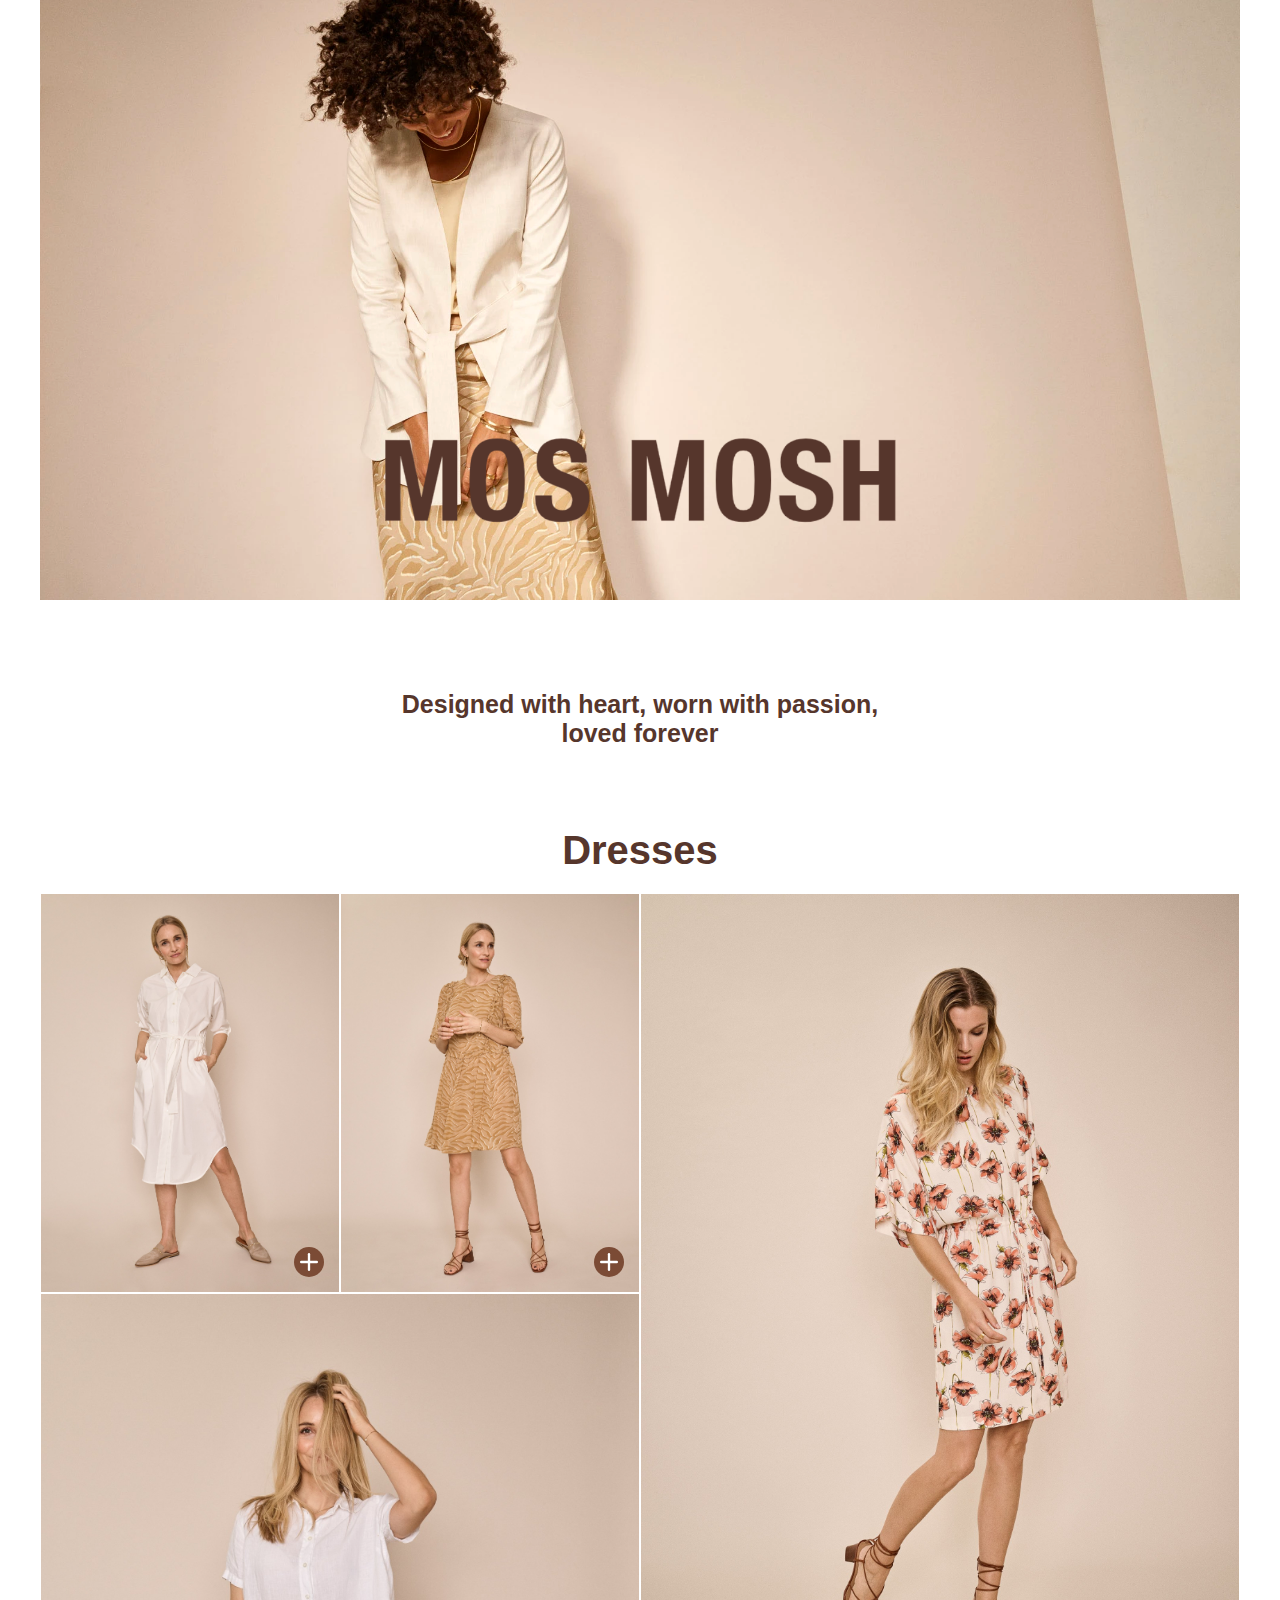
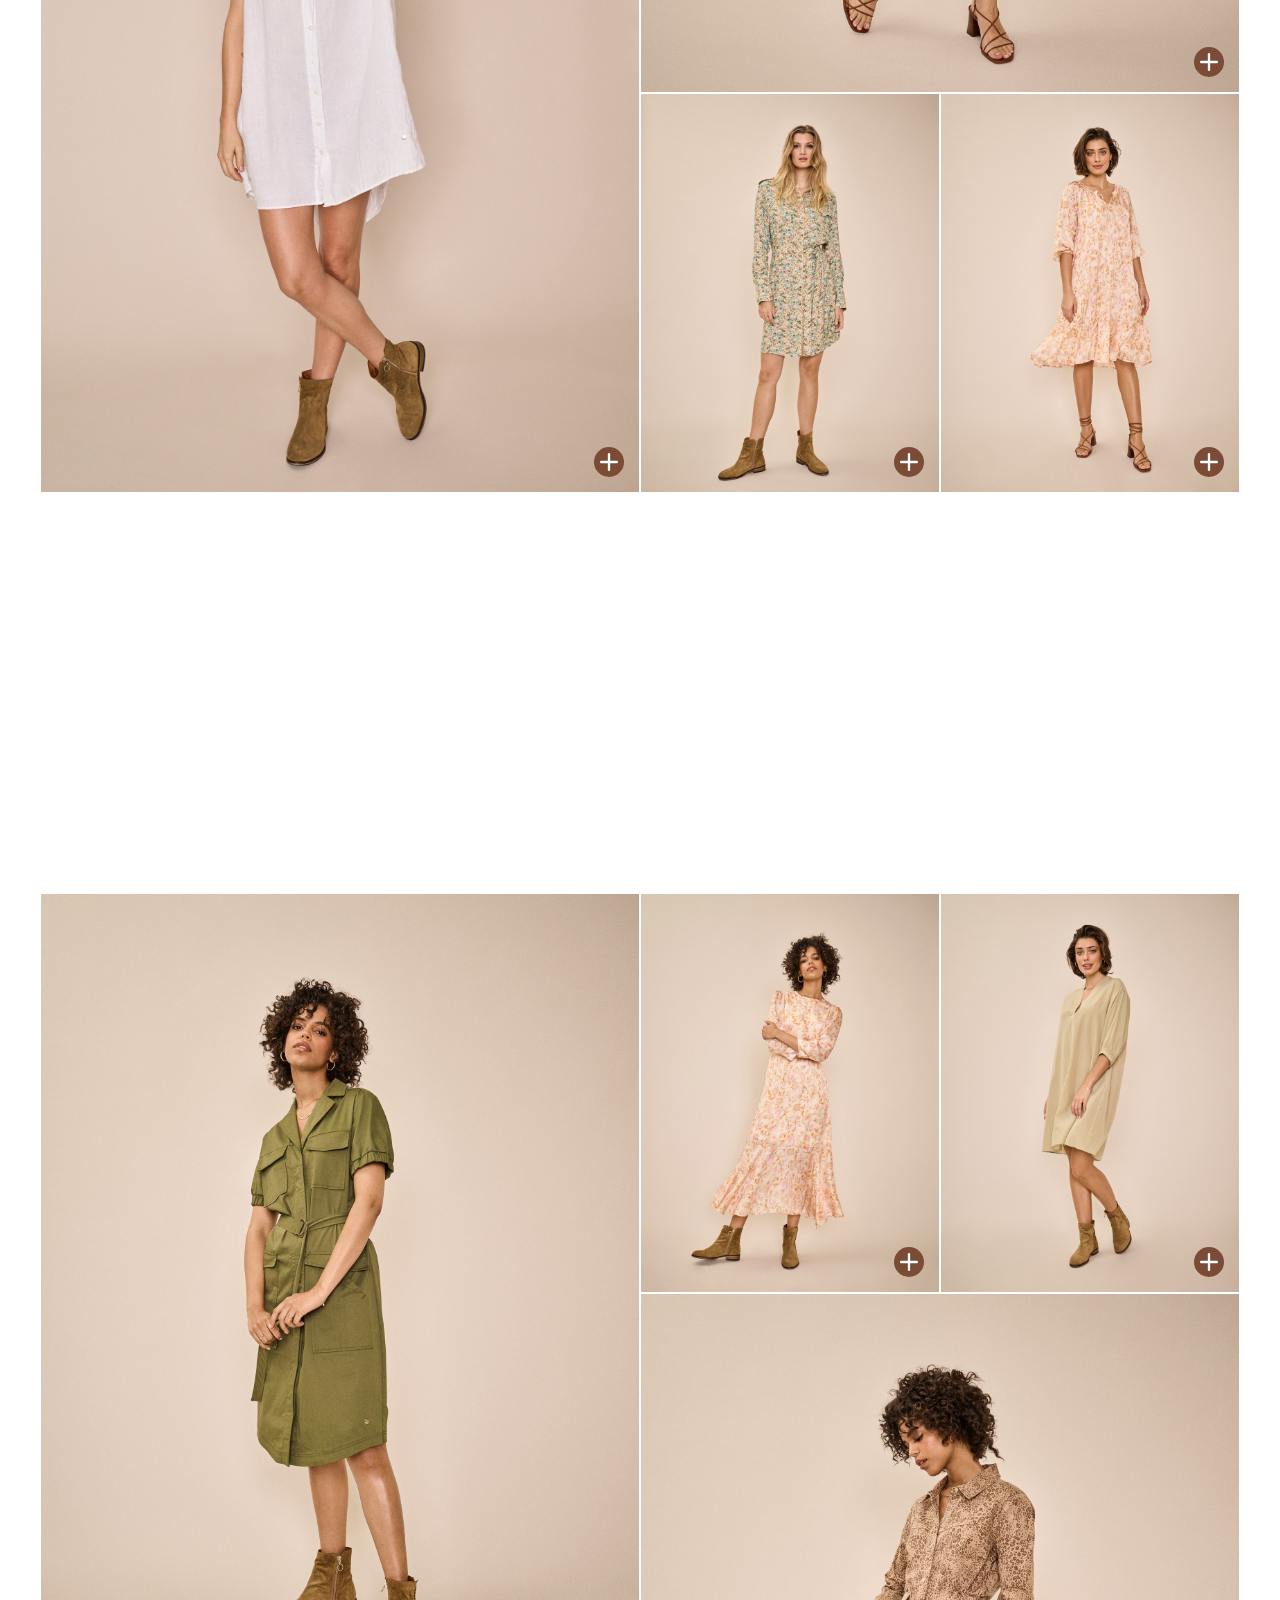
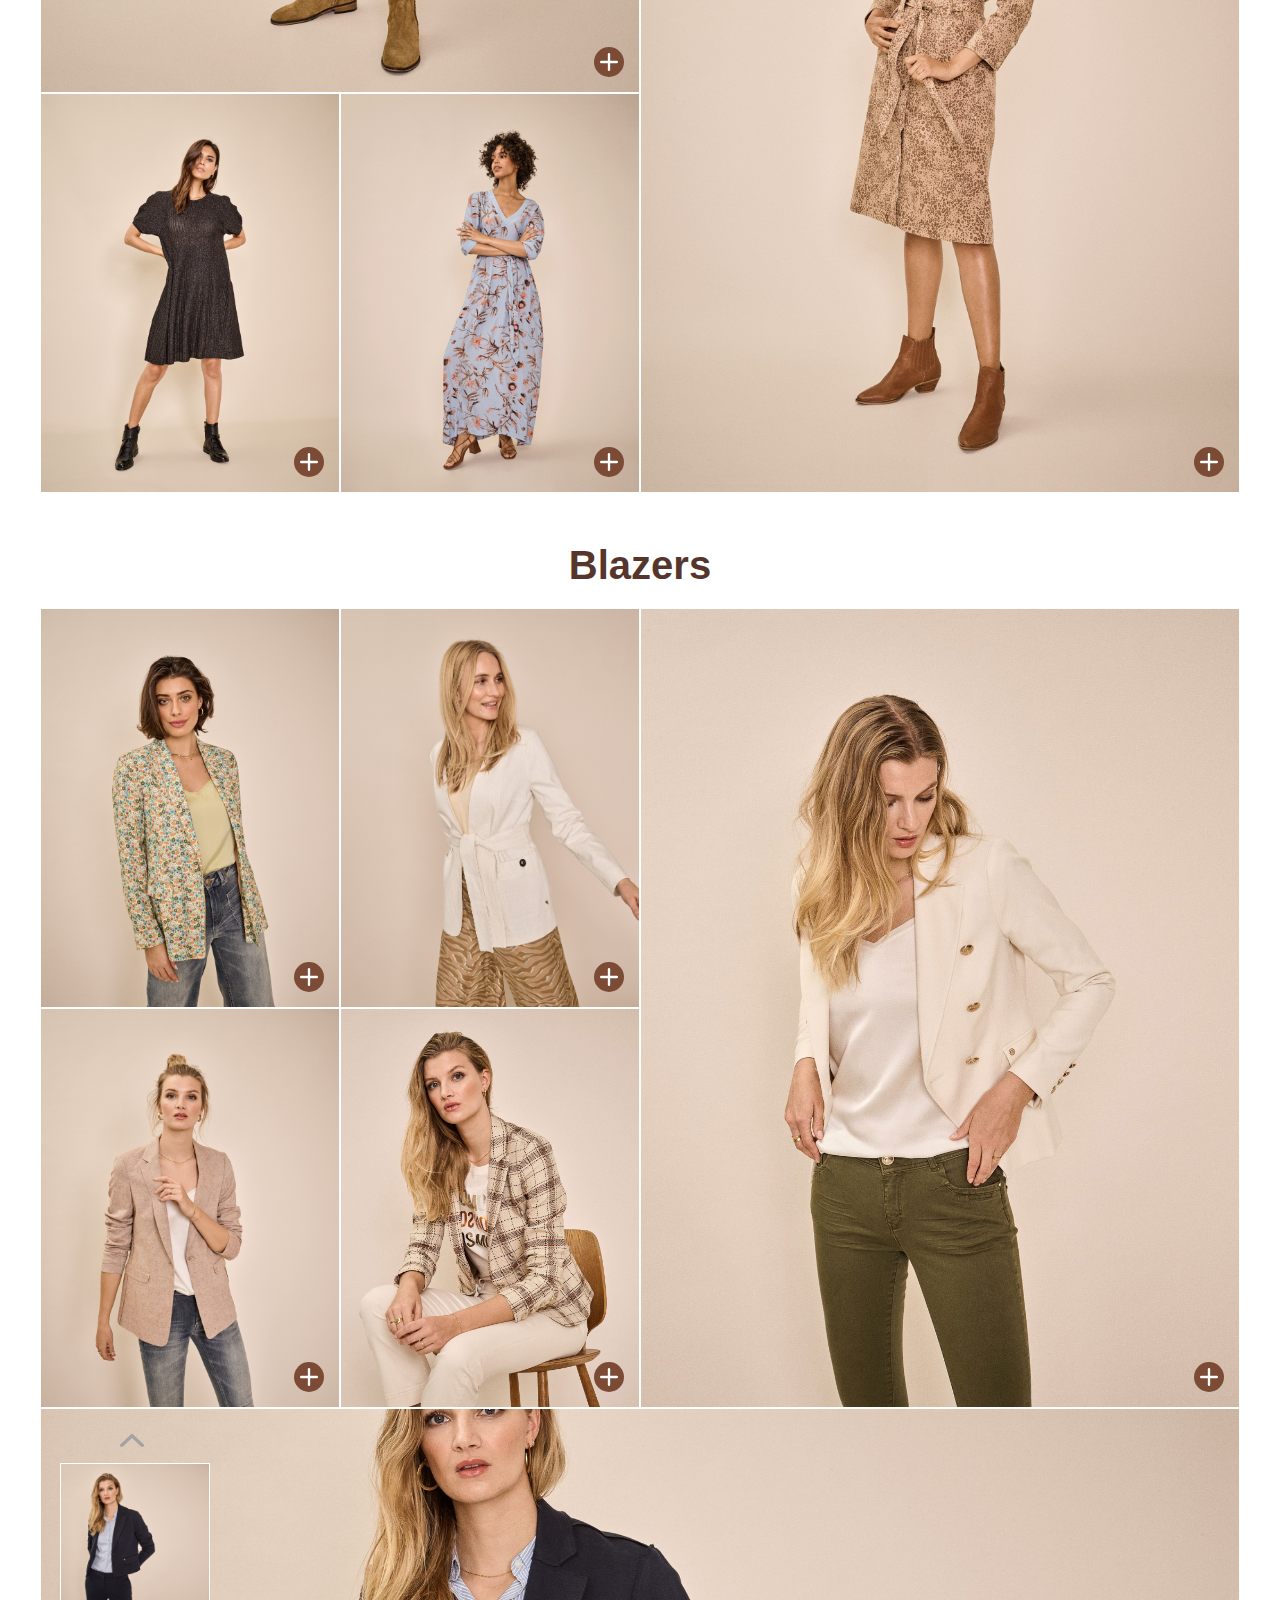
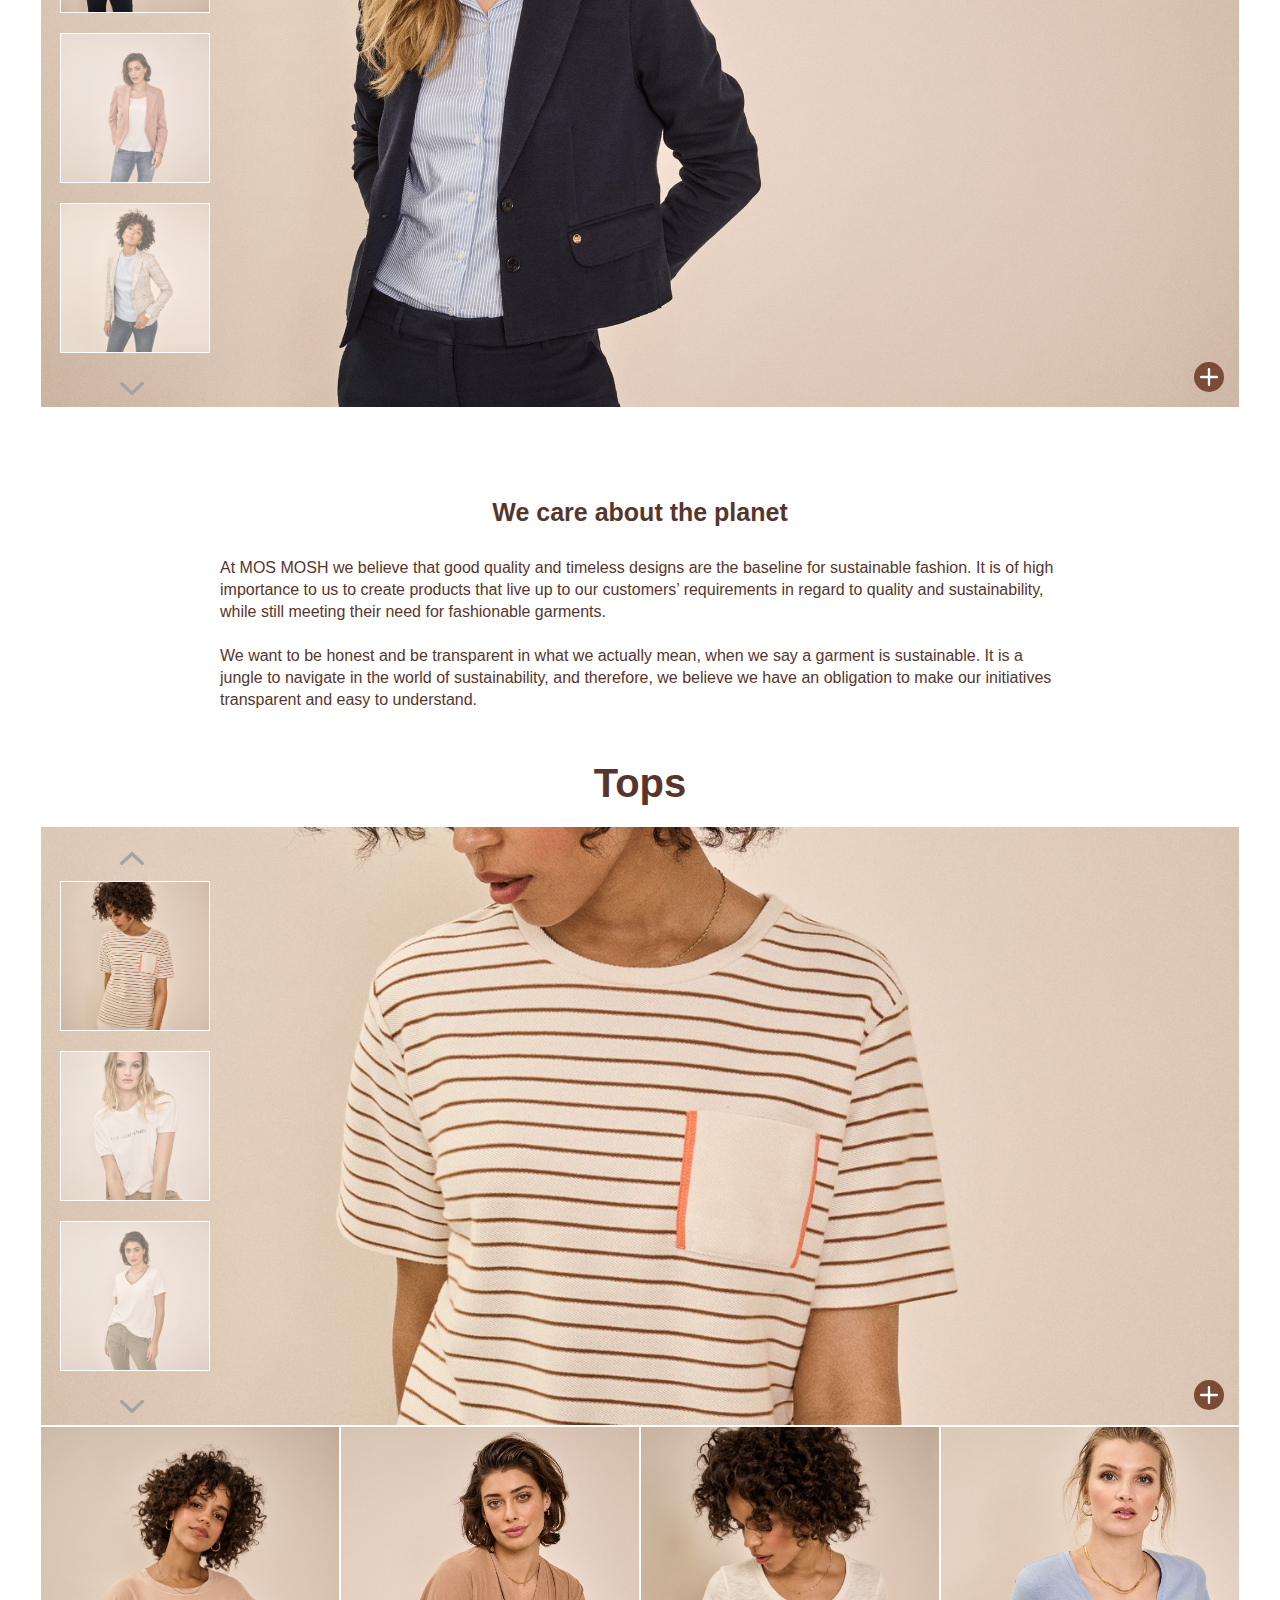
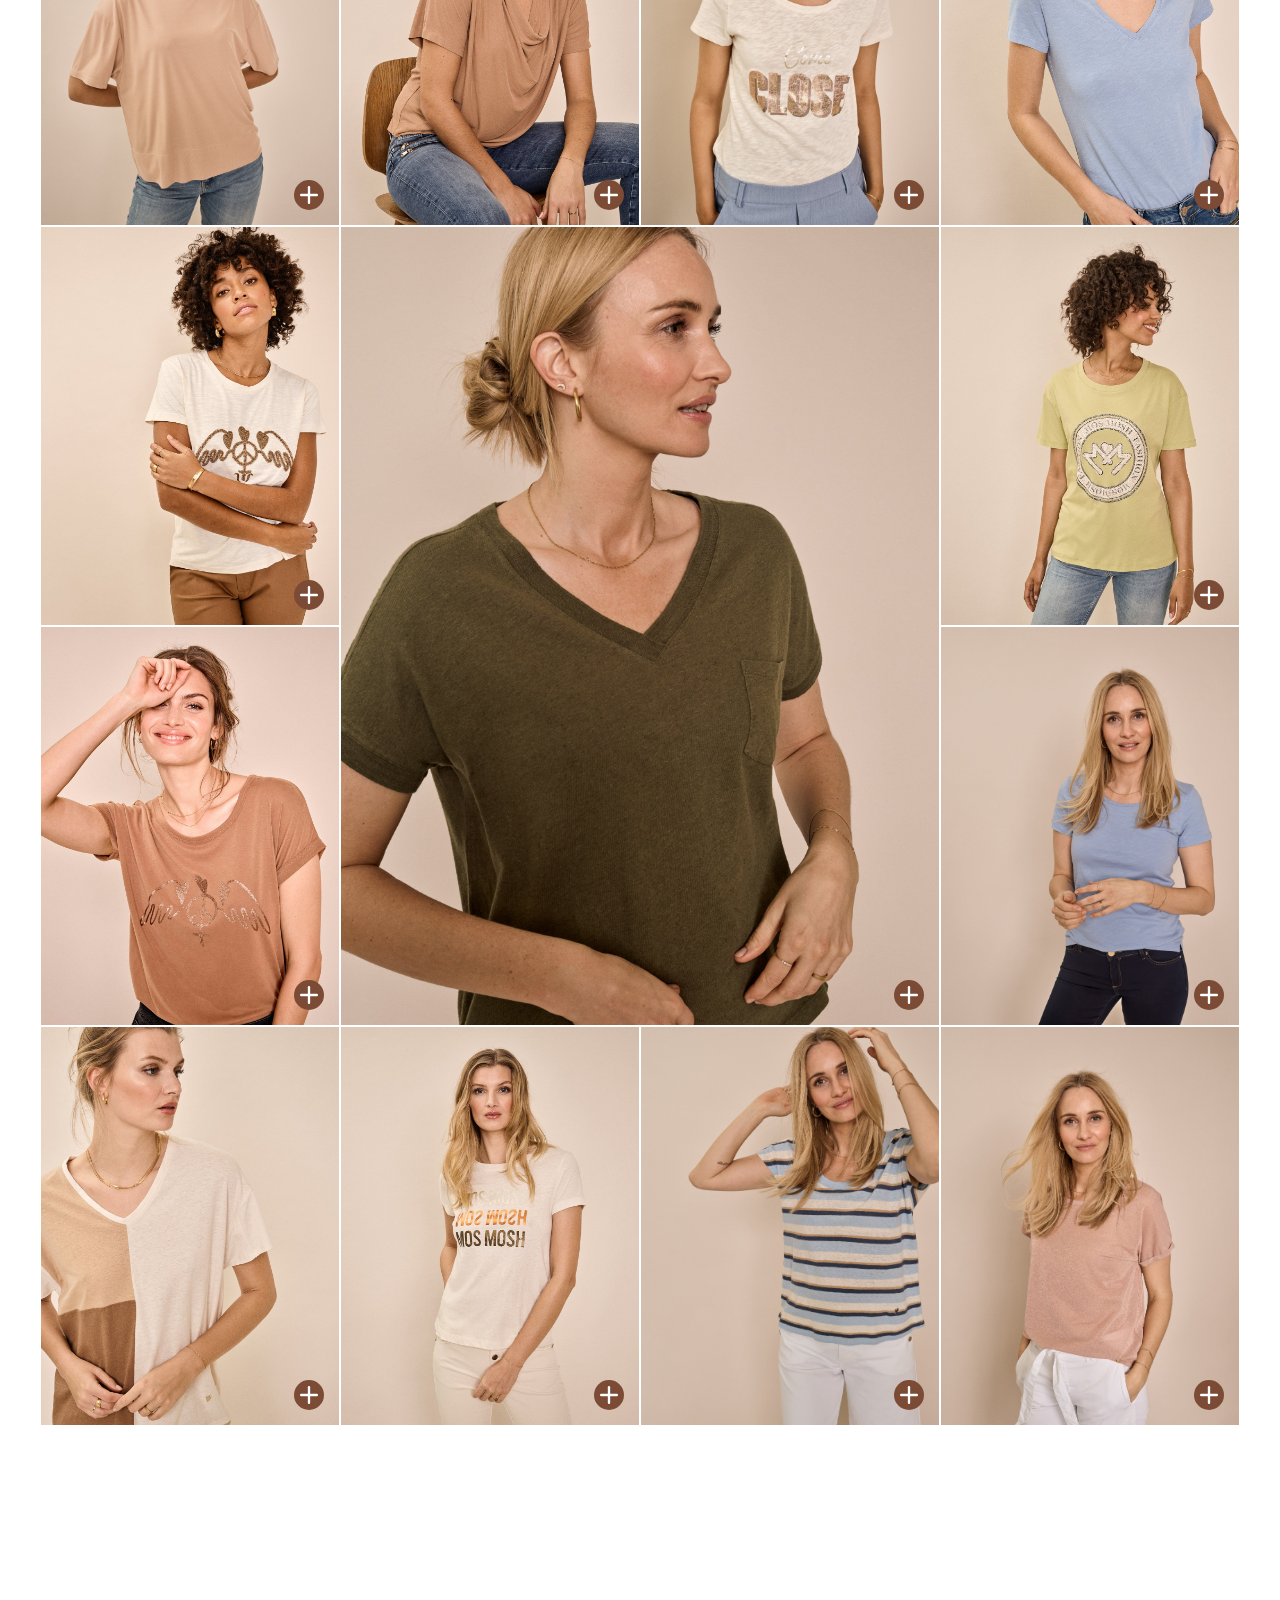
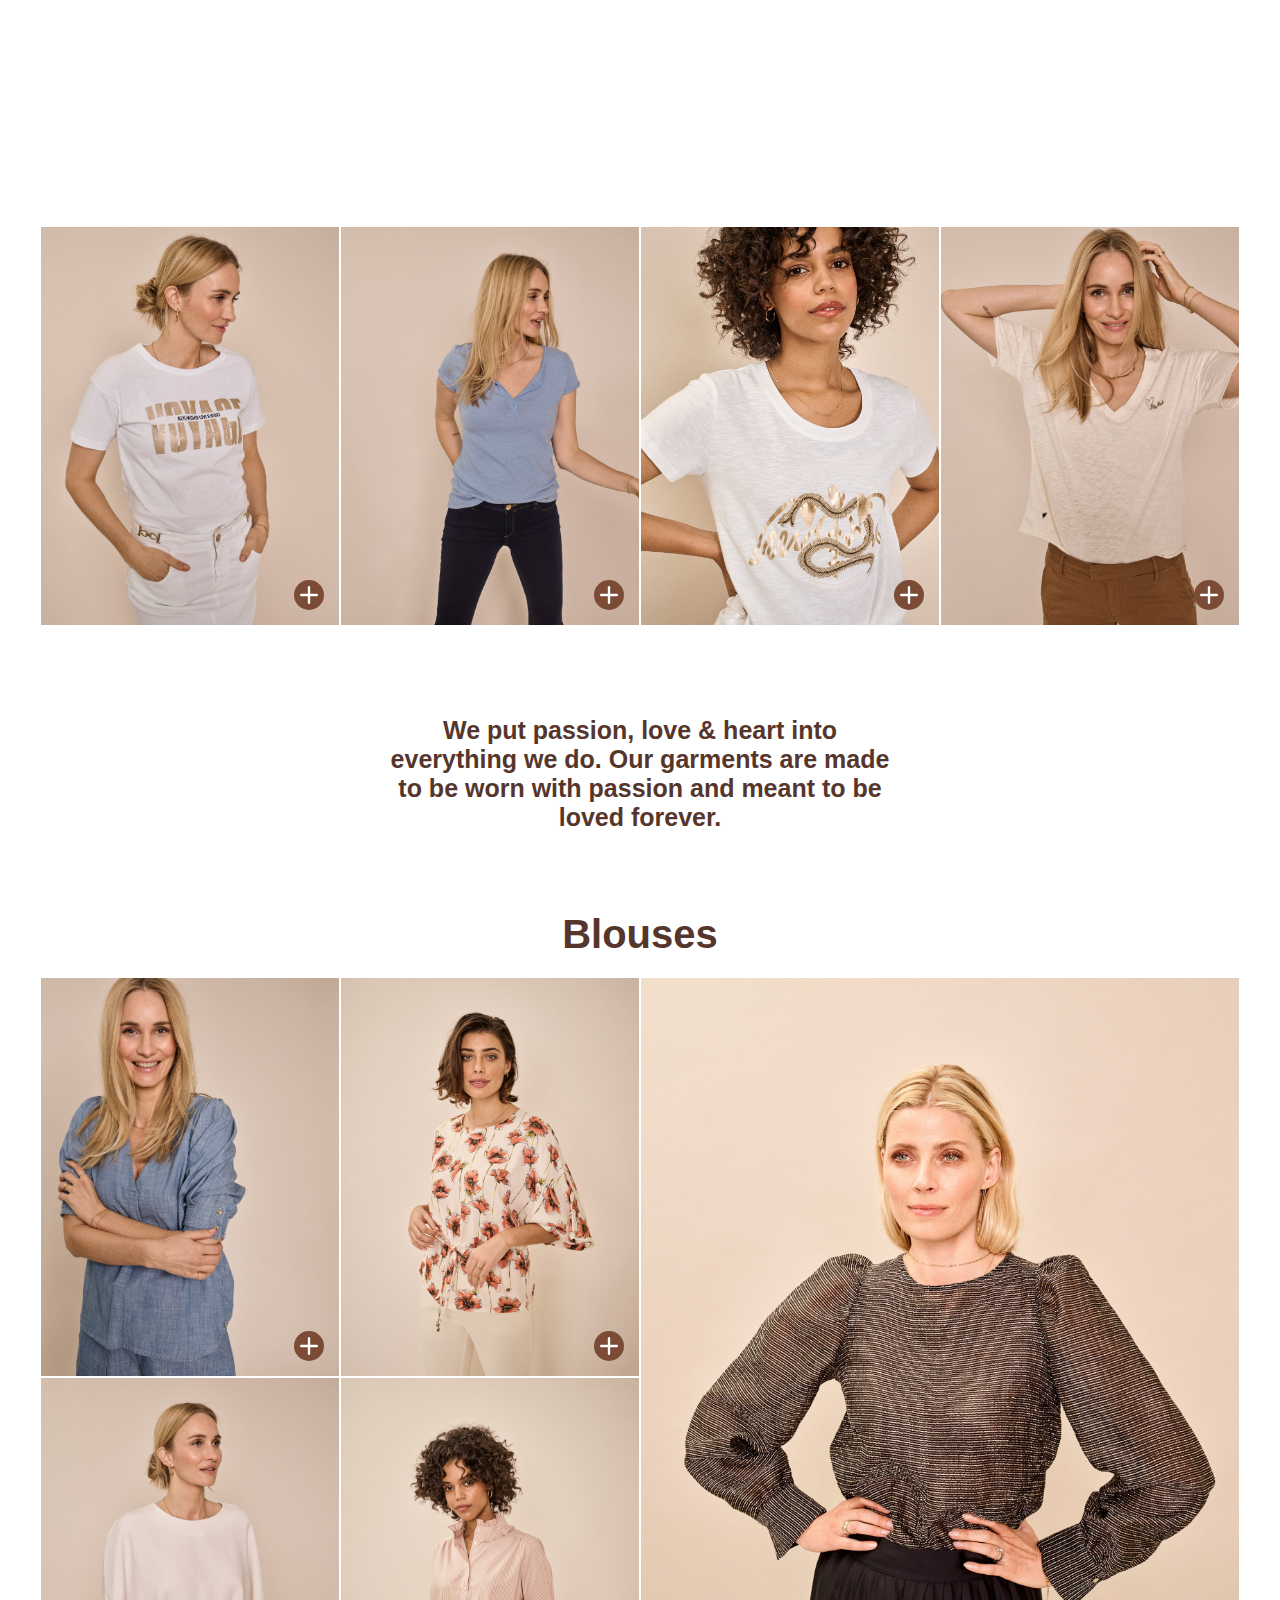
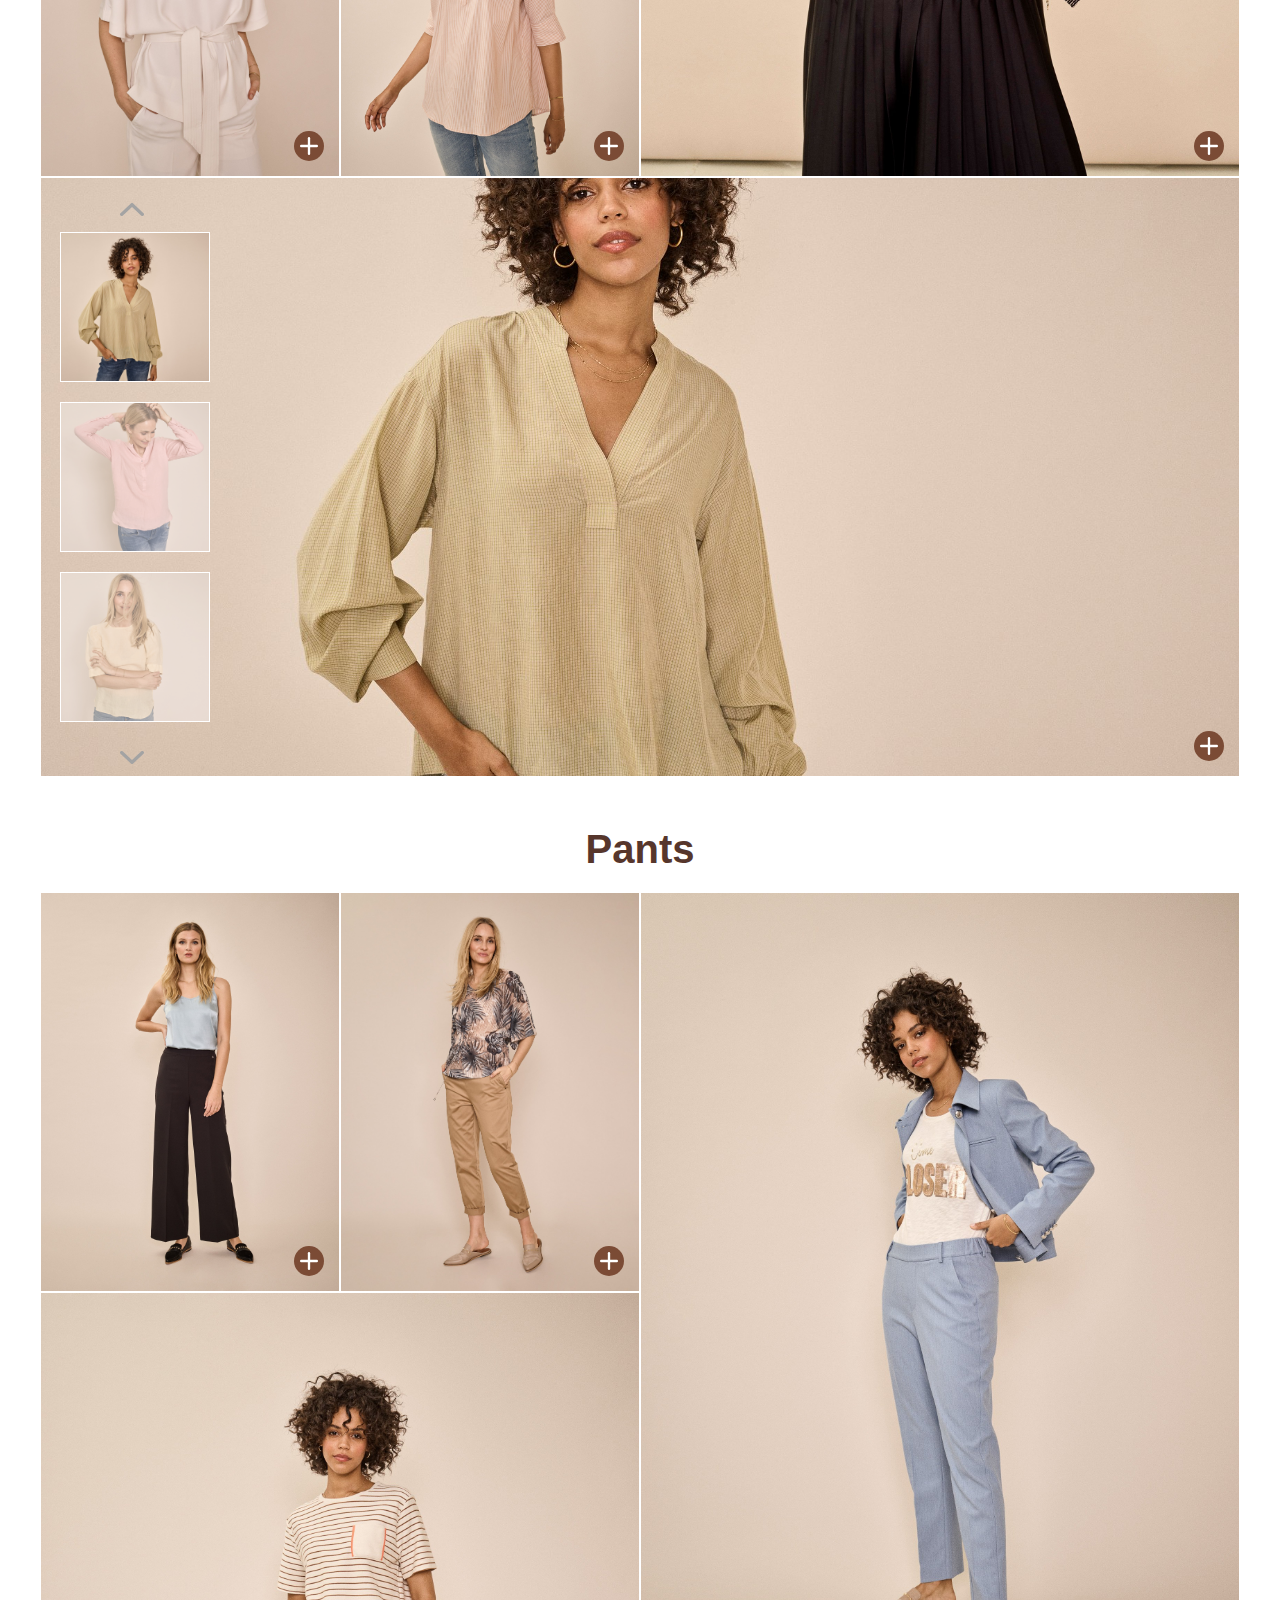
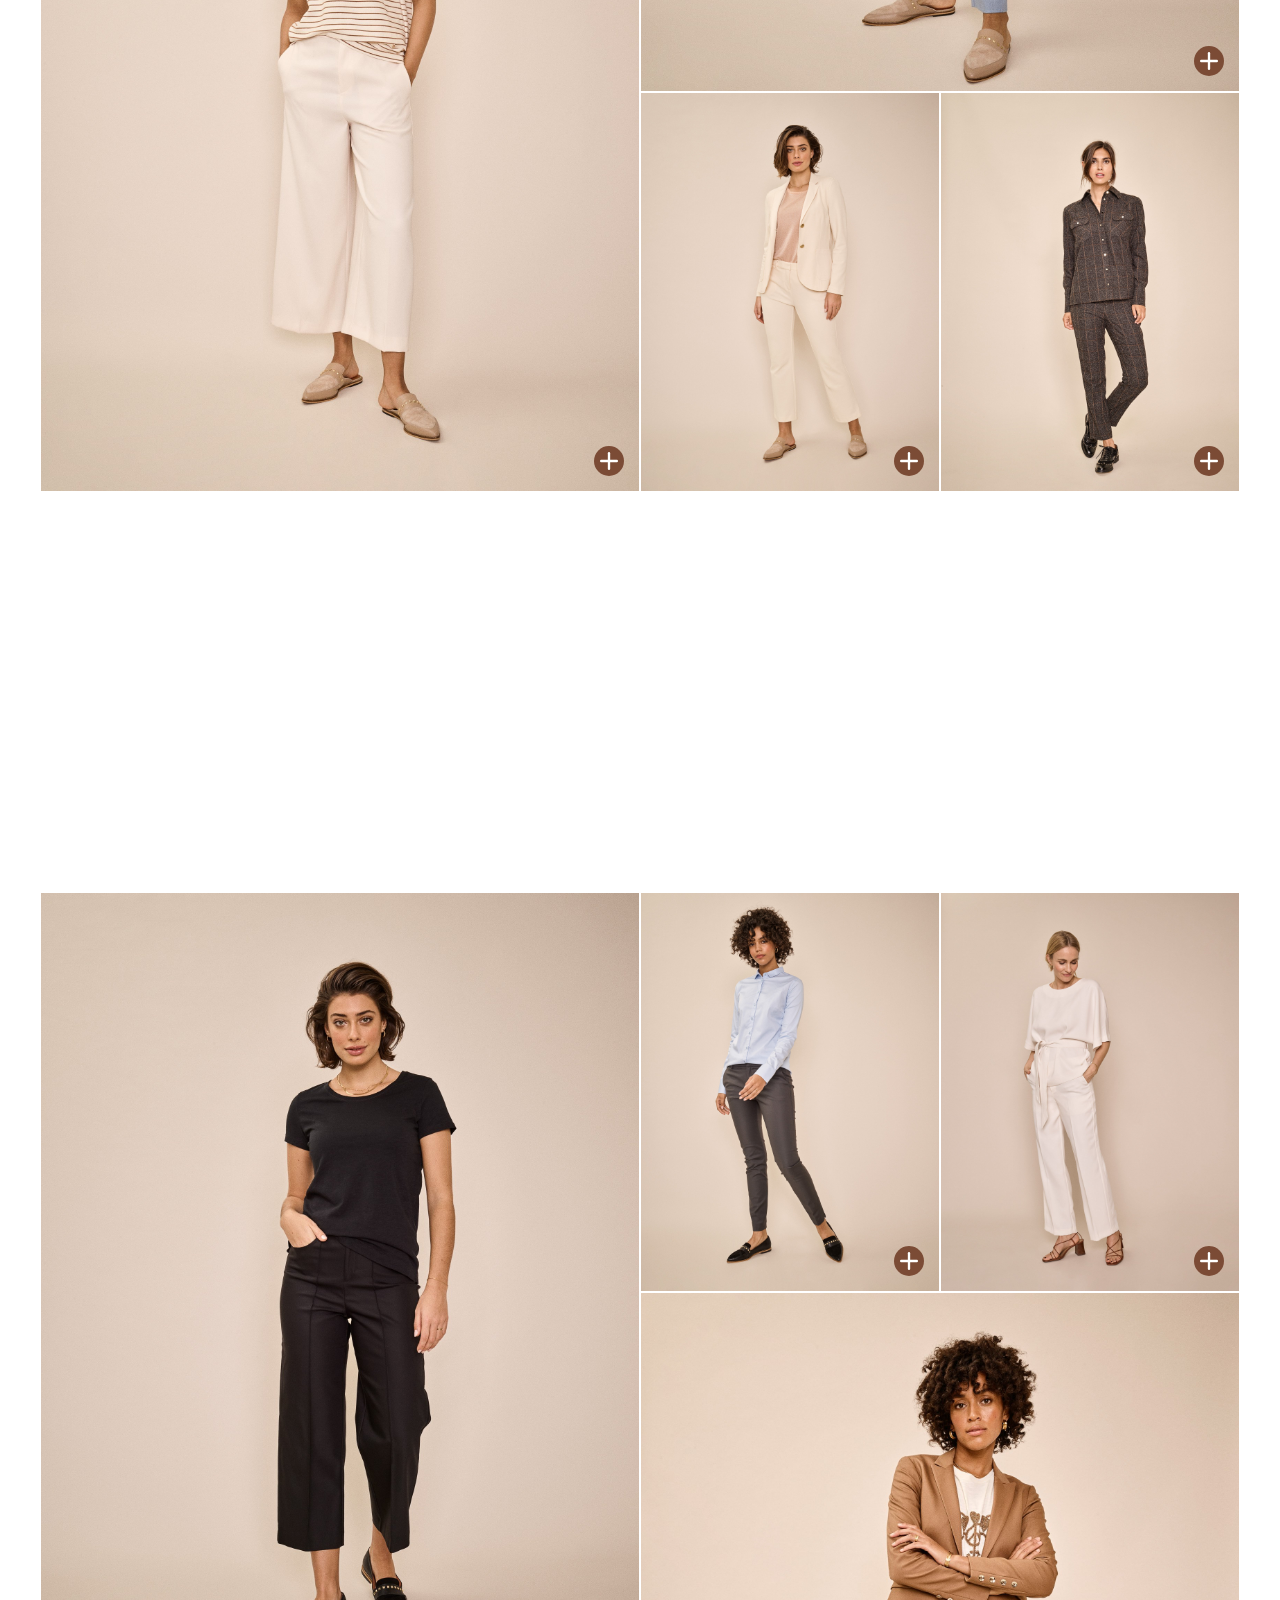
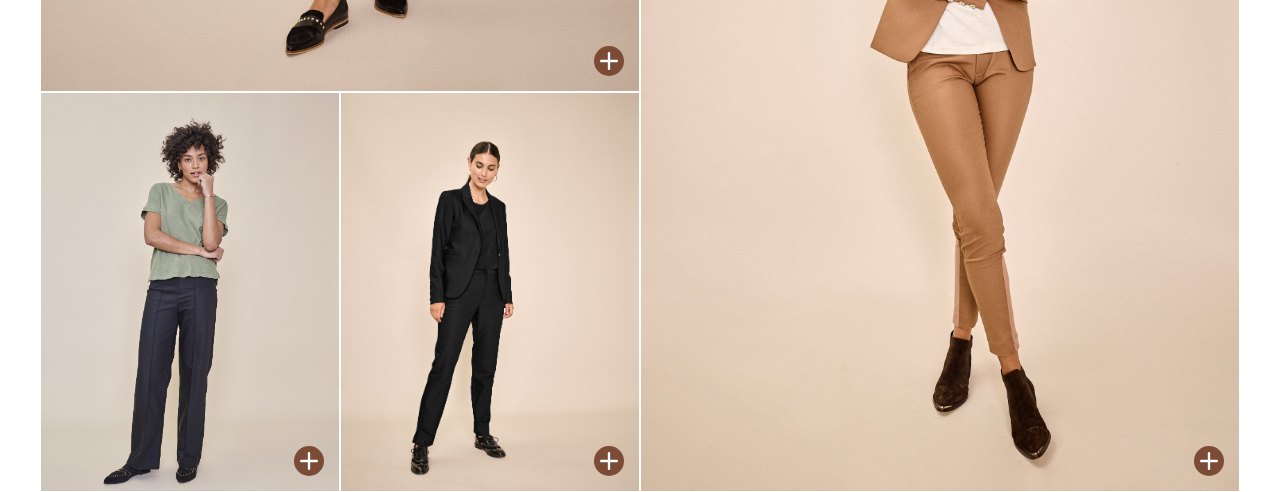
<file: index.html>
<!DOCTYPE html>
<html lang="en">

<head>
    <meta charset="UTF-8">
    <meta http-equiv="X-UA-Compatible" content="IE=edge">
    <meta name="viewport" content="width=device-width, initial-scale=1.0">
    <link rel="stylesheet" href="css/style.css">
    <link rel="stylesheet" href="css/product-container.css">
    <link rel="stylesheet" href="css/popup.css">
    <link rel="stylesheet" href="css/slideshow.css">
    <link rel="stylesheet" href="css/sections.css">
    <script src="https://ajax.googleapis.com/ajax/libs/jquery/1.11.0/jquery.min.js"></script>

    <title>Digital catalogue</title>
</head>

<body>
    <div id="catalogue"> </div>

    <script src="js/templates.js"></script>
    <script src="js/main.js"></script>
    <script src="js/popup-slider.js"></script>
    <script src="js/parallax.js"></script>
    <script src="js/slideshow.js"></script>
</body>

</html>
</file>
<file: css/style.css>
* {
    box-sizing: border-box;
    padding: 0;
    margin: 0; 
}

#catalogue {
    width: 1200px;
    margin: 0 auto;
}

/* INTRO BANNER SECTION--------------- */
.intro-img {
    height: 600px;
    width: 100%;
    display: flex;
}

.intro-img img {
    min-width: 100%;
    min-height: 100%;
    object-fit: cover;
}

/* TEXT ELEMENTS SECTION-----------------*/
.text-element {
    width: 100%;
    display: flex;
    flex-direction: column;
    justify-content: center;
    max-width: 70%;
    margin: 50px auto;

}

.text-element h1 {
    font-size: 40px;
    margin: 20px 0;
    text-align: center;
}

.text-element h2 {
    font-size: 25px; 
    max-width: 60%;
    margin-bottom: 20px;
    text-align: center;
    margin: auto;
}

.text-element p {
    font-size: 16px;
    line-height: 22px;
    text-align: left;
    margin-top: 30px;

}



/* Parallax ------------------------- */

.parallax-window {
    min-height: 400px;
    background: transparent;  
}


/* Mobile and tablet version ----------------------------------------------------- */
@media only screen and (max-width: 768px) {
    #catalogue {
        width: 100vw;
        margin: 0;
    }

/* INTRO BANNER SECTION--------------- */
.intro-img {
    height: 600px;
    width: 100vw;
    display: flex;
}

.intro-img img {
    min-width: 100%;
    min-height: 100%;
    object-fit: cover;
}

/* TEXT ELEMENTS SECTION-----------------*/
.text-element {
    max-width: 90%;
    margin: 50px auto;

}

.text-element h1 {
    font-size: 40px;
    margin: 20px 0; 
}

.text-element h2 {
    font-size: 25px; 
    max-width: 80%;
    margin-bottom: 20px; 
}

.text-element p {
    font-size: 16px;
    line-height: 22px; 
    margin-top: 30px;

}






}
</file>
<file: css/product-container.css>
/* PRODUCT CONTAINER*/
.product-container {
    height: 100%;
    width: 100%;
    background-size: cover;
    background-position: 50% 20%;
    display: flex;
    justify-content: flex-end;
    flex-direction: column;
    position: relative; 

}

.product-container:hover .product-details {
    display: flex;
}

.product-details {
    background-color: rgba(255, 255, 255, 0.8);
    padding: 15px;
    display: none;
    flex-direction: column;

}

.product-details h1 {
    font-size: 16px;
    font-weight: 300;

}

.product-details h2 {
    font-size: 16px;
    margin: 5px 0;
    font-weight: bold;

}

.product-details p {
    font-size: 12px;
    display: -webkit-box;
    -webkit-line-clamp: 3;
    -webkit-box-orient: vertical;
    overflow: hidden;
    width: 80%;

}

.action-btn {
    width: 30px;
    height: 30px;
    border-radius: 50%;
    position: absolute;
    bottom: 15px;
    right: 15px;
    display: flex;
    justify-content: center;
    align-items: center;
}

.action-btn img{
    margin:auto;
    width: 18px;
    height: 18px;
}
 

.action-btn:hover {
    cursor: pointer;
    transform: scale(1.05);
    /* transform: translateY(-1px); */
}


@media only screen and (max-width: 768px) {

 
 



}
</file>
<file: css/popup.css>
/* POP-UP */
.popup-wrapper {
    position: fixed;
    top: 0;
    left: 0;
    bottom: 0;
    right: 0;
    margin: auto;
    width: 800px;
    height: 500px;
    z-index: 100;
    background-color: #fff;
}

.popup {
    display: flex;
    flex-direction: row;
    width: 800px;
    height: 500px;
    /* box-shadow: 1px 1px 1px 1px rgba(0, 0, 0, 0.1); */
    box-shadow:  1px 1px 1px 1px rgba(0, 0, 0, 0.1),
             -1px -1px 1px rgba(255, 255, 255, 0.3);
}

.slider-wrapper {
    position: relative;
}

.images {
    width: 450px;
    height: 100%;
}

.left {
    position: absolute;
    top: 50%;
    left: 15px;
    z-index: 10;
}

.right {

    position: absolute;
    top: 50%;
    right: 15px;
    margin: auto auto 10px auto;
}

.left:hover {
    cursor: pointer;
    transform: scale(1.2);
}

.right:hover {
    cursor: pointer;
    transform: scale(1.2);
}

.image {
    height: 100%;
    width: 100%;
    object-fit: cover;

}

/* The dots/bullets/indicators */
.dots-wrapper {
    position: absolute;
    bottom: 10px;
    left: 0;
    right: 0;
}

.dot {
    cursor: pointer;
    height: 15px;
    width: 15px;
    margin: 0 2px;
    background-color: transparent;
    border: 2px solid #a3a3a3;
    border-radius: 50%;
    display: inline-block;
    transition: background-color 0.6s ease;
}

.active,
.dot:hover {
    background-color: #a3a3a3;
}

/* popup right side - details -----------------------------*/
.popup-details-wrapper {
    display: flex;
    flex-direction: column;
    padding: 30px 50px;
    position: relative;
    width: 100%;

}

.popup-details-wrapper h1 {
    font-size: 25px;
    line-height: 35px;
    margin-bottom: 10px;
}

.popup-details-wrapper h2 {
    font-size: 16px;
    margin-bottom: 30px;
}

.popup-details-wrapper p {
    font-size: 12px;
    line-height: 18px;
    margin-bottom: 30px;

    display: -webkit-box;
    -webkit-line-clamp: 8;
    -webkit-box-orient: vertical;
    overflow: hidden;
}

.popup-details-wrapper select {
    height: 40px;
    width: 100%;
    font-size: 12px;
    color: #a3a3a3;
    border: 1px solid #a3a3a3;
    border-radius: 20px;
    padding: 0 10px;
    outline: none;
}

.popup-details-wrapper select:hover {
    cursor: pointer;
}

.popup-details-wrapper select option {
    color: #000;
    padding: 0 10px;
    font-size: 12px;
}

.popup-cart-btn {
    color: #fff;
    border: none;
    width: 120px;
    height: 40px;
    border-radius: 20px;
    font-size: 12px;
    margin: auto auto 15px;
}

.popup-details-wrapper a {
    text-decoration: none;
    color: black;
    font-size: 12px;
    margin: 0 auto;

}

.popup-close-btn {
    border: none;
    background: none;
    color: #a3a3a3;
    font-size: 25px;
    position: absolute;
    top: 0;
    right: 10px;
}

.popup-close-btn:hover {
    cursor: pointer;
}






/* Mobile and tablet version ----------------------------------------------------- */
@media only screen and (max-width: 768px) {

    /* POP-UP */
    .popup-wrapper {
        width: 100vw;
        height: 100vh;
    }

    .popup {
        flex-direction: column;

        width: 100vw;
        height: 100vh;
        overflow-y: scroll;
    }



    .images {
        width: 100vw;
        height: 80vh;
    }


 

    /* popup right side - details -----------------------------*/ 
    .popup-cart-btn { 
        margin: 50px auto 15px;
    }
  
    .popup-details-wrapper a { 
        margin: 0 auto 10px auto;
    
    }

    .popup-close-btn { 

    font-size: 35px;
    }

     
}
</file>
<file: css/slideshow.css>
/* Product Slideshow */

/* Position the image container (needed to position the left and right arrows) */
.container {
  position: relative;

}

/* Hide the images by default */
.mySlides {
  display: none;
}

.product-container-slideshow {
  height: 600px;
  width: 100%;
  background-size: cover;
  background-position: center;
  display: flex;
  justify-content: flex-end;
  flex-direction: row;
  position: relative;
  border: 1px solid #fff;
}

.product-container-slideshow:hover .product-details-slideshow {
  display: flex;
}

.product-details-slideshow {
  background-color: rgba(255, 255, 255, 0.8);
  padding: 15px;
  display: none;
  flex-direction: column;
  width: 300px;
  height: 100%;



}

.product-details-slideshow h1 {
  font-size: 20px;
  font-weight: 300;
  margin-bottom: 10px;
  margin-top: 20px;

}

.product-details-slideshow h2 {
  font-size: 18px;
  margin: 5px 0;
  font-weight: bold;
  margin-bottom: 30px;

}

.product-details-slideshow p {
  font-size: 14px;
  display: -webkit-box;
  -webkit-line-clamp: 20;
  -webkit-box-orient: vertical;
  overflow: hidden;
  width: 90%;
  line-height: 20px;

}

/* Add a pointer when hovering over the thumbnail images */
.cursor {
  cursor: pointer;
}

/* Next & previous buttons */
.prev,
.next {
  cursor: pointer;
  position: absolute;
  left: 65px;
  width: auto;
  padding: 16px;
  font-weight: bold;
  font-size: 20px;
  user-select: none;
  -webkit-user-select: none;
}

.prev {

  top: 10px;
}

.next {
  bottom: 10px;
}

/* On hover, add a black background color with a little bit see-through */
.prev:hover,
.next:hover {
  cursor: pointer;
  transform: scale(1.1);
}


.row {
  display: flex;
  position: absolute;
  top: 45px;
  left: 0;
  height: auto;
  flex-direction: column;

}

/* Six columns side by side */
.column {
  width: 150px;
  height: 150px;
  display: flex;
  margin: 10px 20px;
  background-color: #fff;
  border: 1px solid #fff;

}

.column img {
  width: 100%;
  height: 100%;
  display: flex;
  object-fit: cover;
  object-position: center;

}

/* Add a transparency effect for thumnbail images */
.demo {
  opacity: 0.6;
}

.active,
.demo:hover {
  opacity: 1;
}




/* Mobile version ----------------------------------------------------- */
@media only screen and (max-width: 600px) {

  
/* Next & previous buttons */
.prev,
.next { 
  left: 35px; 
}

.prev {

  top: 210px;
}

.next {
  bottom: 10px;
}
  

  .row { 
    bottom: 45px;
    top: auto;
    left: 0; 
    flex-direction: column;

  }

  
  .column {
    width: 80px;
    height: 80px;
    margin: 10px 20px;

  }


}
</file>
<file: css/sections.css>
/* Section header */

.section-title {
    font-size: 40px;
    margin: 50px auto 20px; 
    text-align: center;
}


/* Section - each container --------------- */

.section-item-small {
    border: 1px solid #fff;
    width: 300px;
    height: 400px;
}

.section-item-big {
    border: 1px solid #fff;
    width: 600px;
    height: 800px;
}

.section-item-slider { 
    width: 1200px;
    height: 600px;
}

.section-item-parallax {
    border: 1px solid #fff;
    width: 1200px;
    height: 400px;
} 




@media only screen and (max-width: 768px) {
    .section-item-small { 
        width: 50vw; 
    }
    
    .section-item-big { 
        width: 100vw; 
    }
    
    .section-item-slider { 
        width: 100vw; 
    }
    
    .section-item-parallax { 
        width: 100vw; 
    } 
}

/* Small container --------------------------------- */

.section-container-small {
    display: flex;
    flex-direction: row;
    flex-wrap: wrap;
}

.group-of-four{   
    flex-direction: column;
    flex-wrap: wrap; 
}

.group-of-four > div{ 
    display: flex;
    flex-direction: row;
}

@media only screen and (max-width: 768px) {
     
    
    .group-of-four > div{ 
       
        flex-wrap: wrap; 
    }
}


/* Medium container --------------------------------- */

.section-container-medium {
    display: flex;
    flex-direction: row;
    flex-wrap: wrap;
}
.group-of-three{    
    flex-direction: column;
    flex-wrap: wrap; 
}

.group-of-three > div { 
    display: flex;
    flex-direction: row;
}
 

/* Large container --------------------------------- */

.section-container-large {
    display: flex;
    flex-direction: row;
    flex-wrap: wrap;
}

.group-of-five { 
    display: flex;
    flex-direction: row;
    flex-wrap: wrap;
}
.group-of-five div:nth-of-type(1),
.group-of-five div:nth-of-type(3)  {
    display: flex; 
    flex-direction: column;
    flex-wrap: wrap; 
}

@media only screen and (max-width: 768px) {
     
    .group-of-five div:nth-of-type(1),
    .group-of-five div:nth-of-type(3)  {
        display: flex; 
        flex-direction: row;
        flex-wrap: wrap; 
    }

}
</file>
